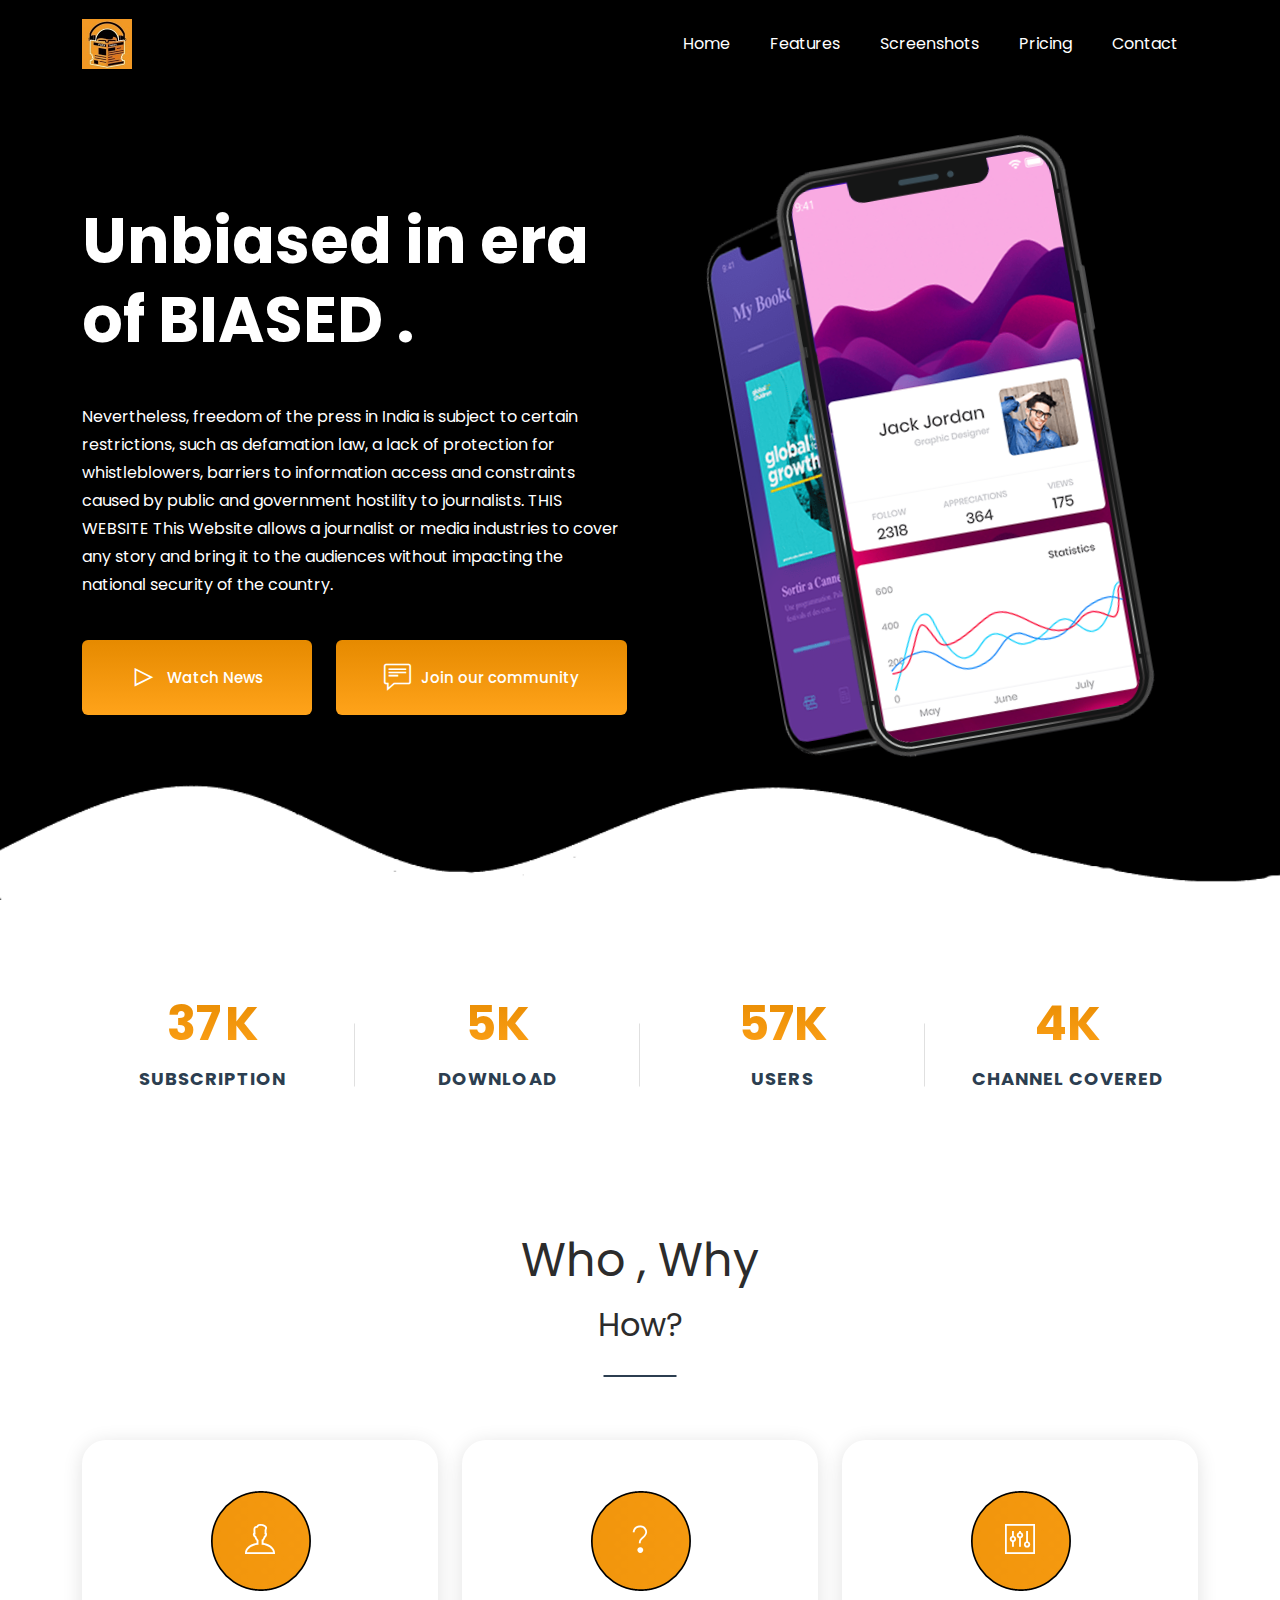
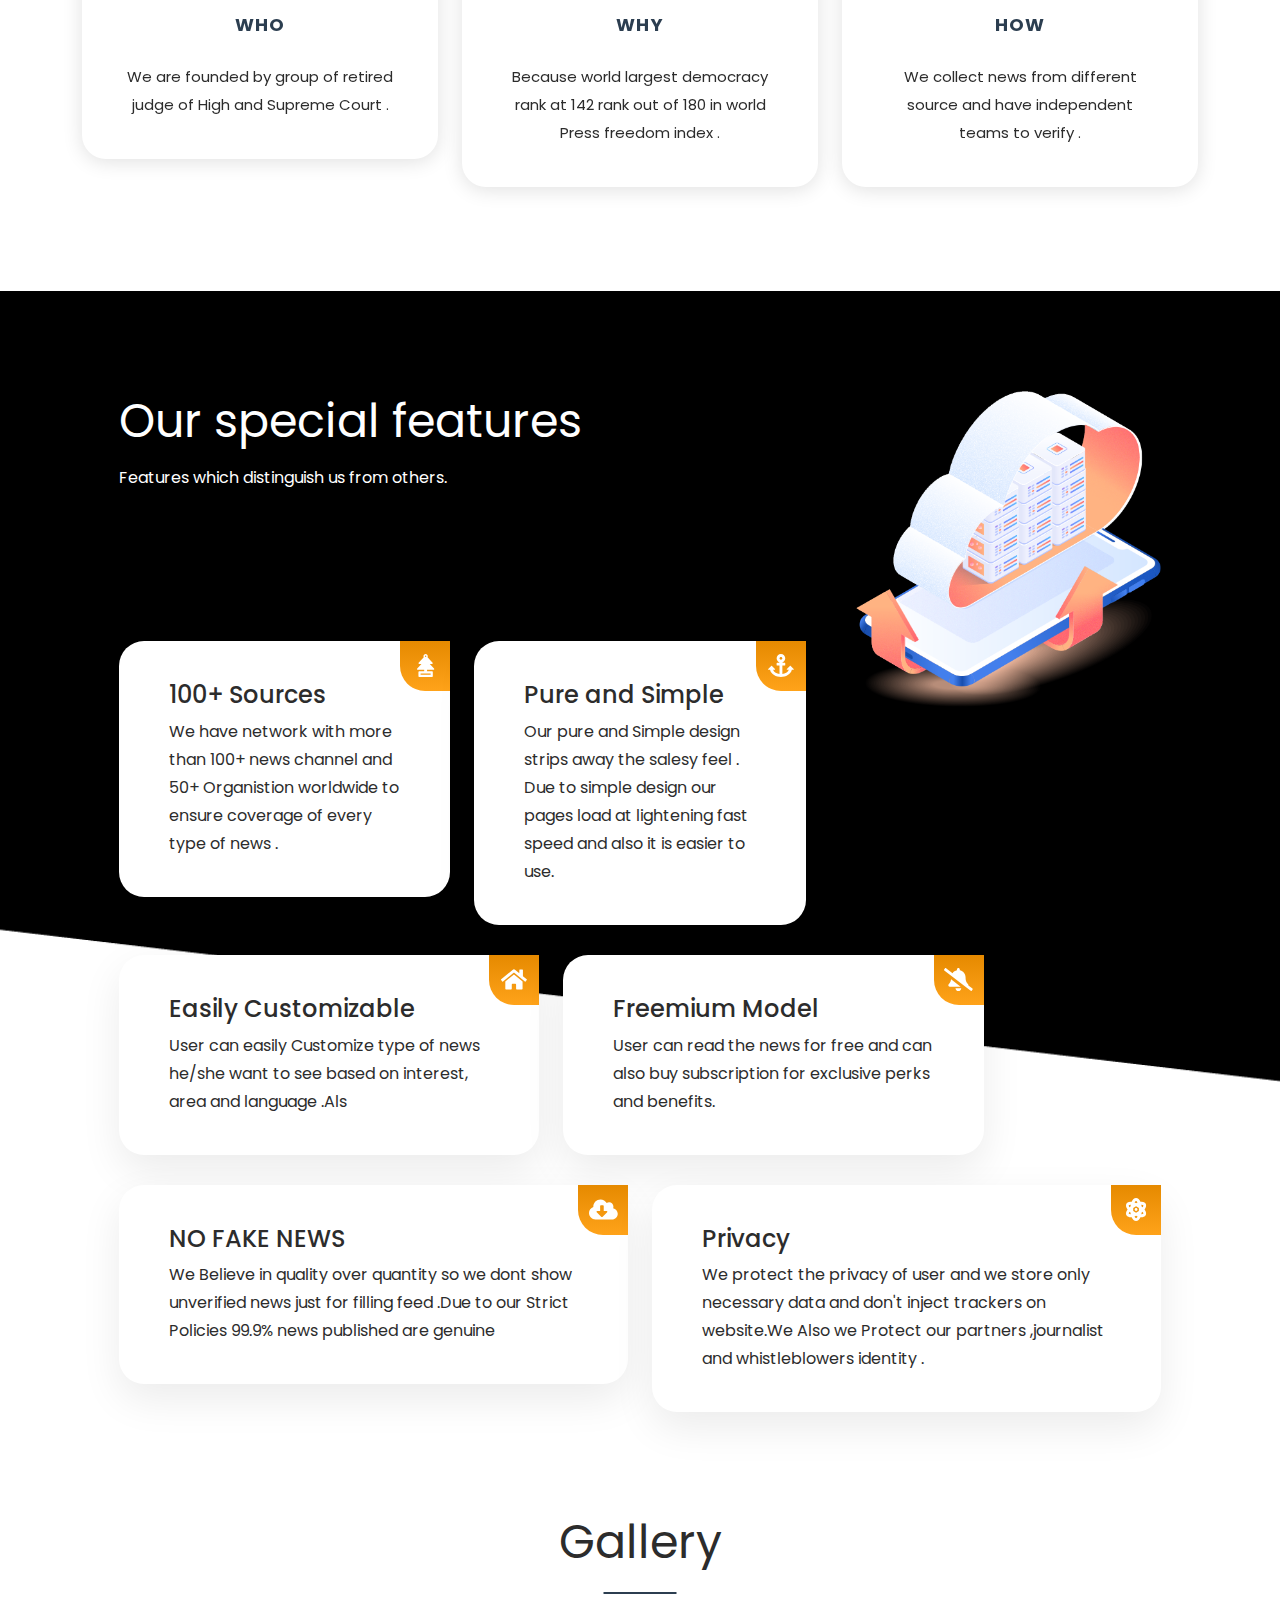
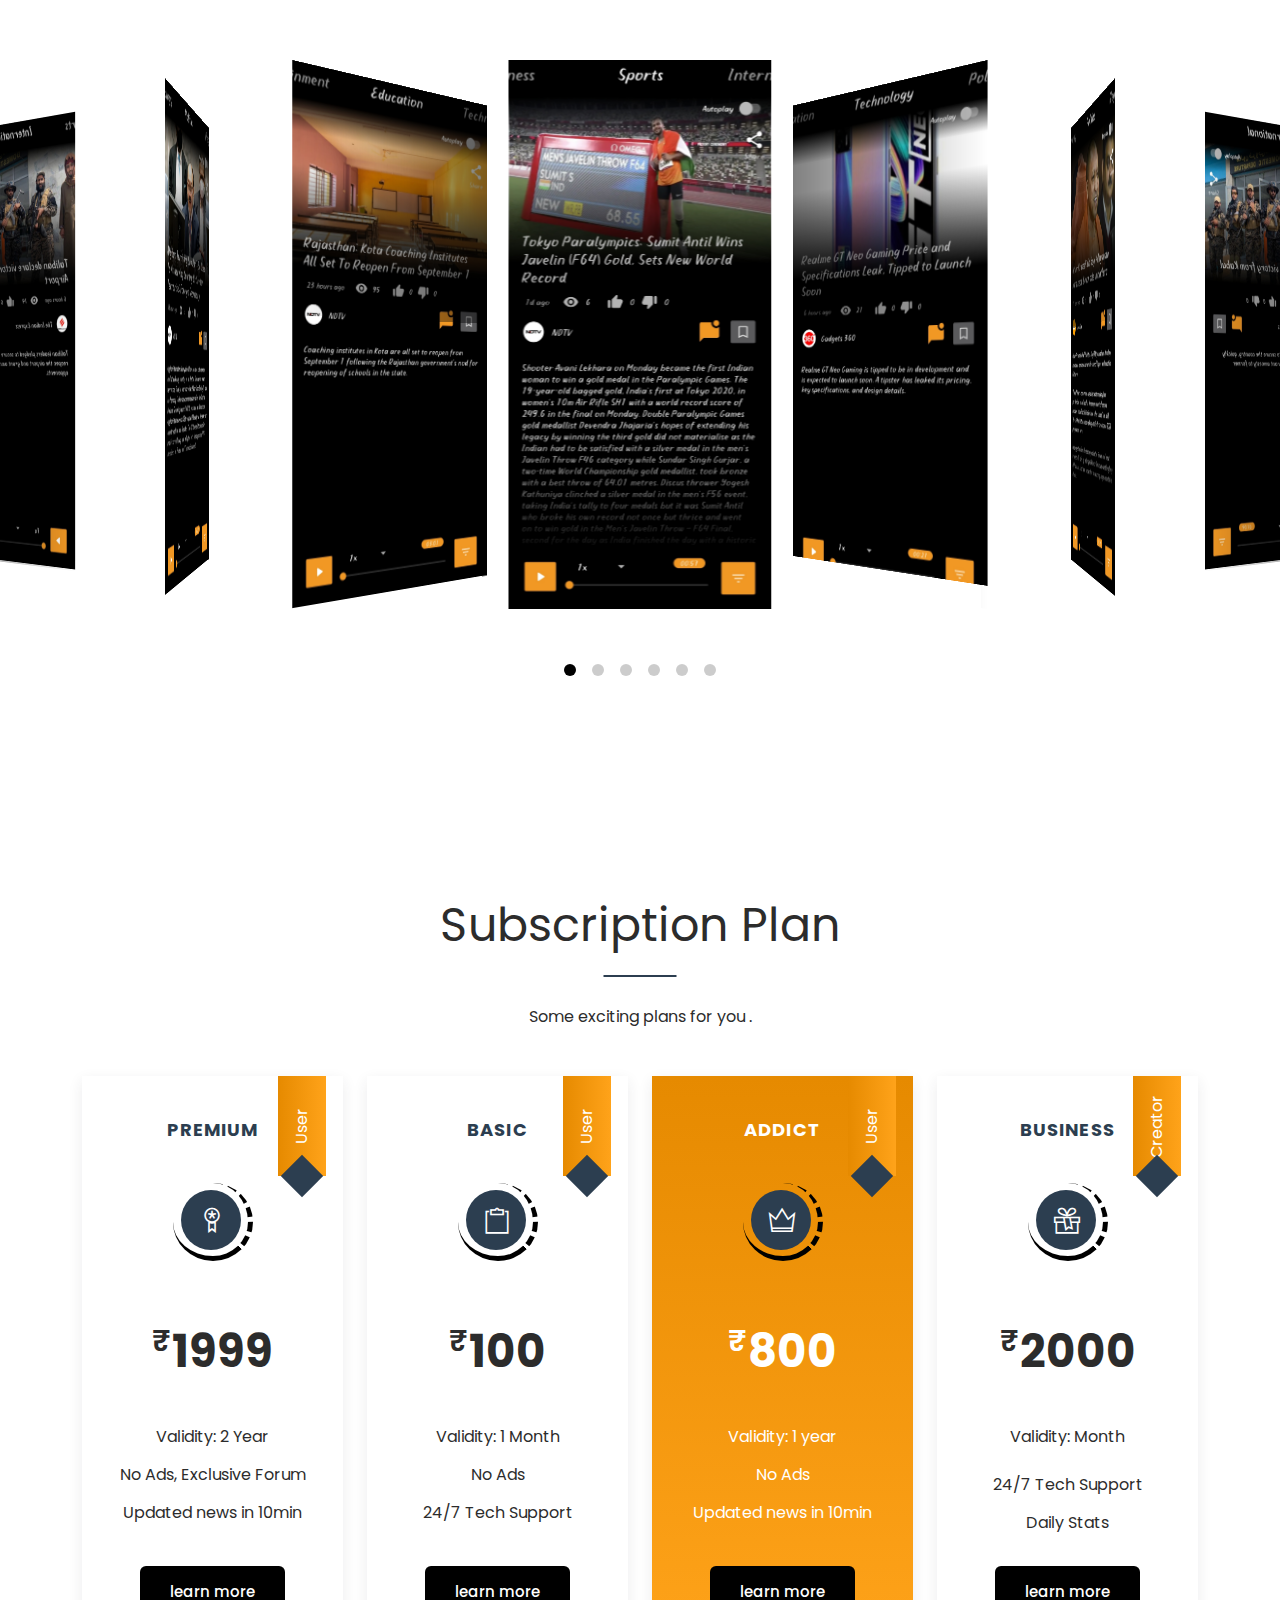
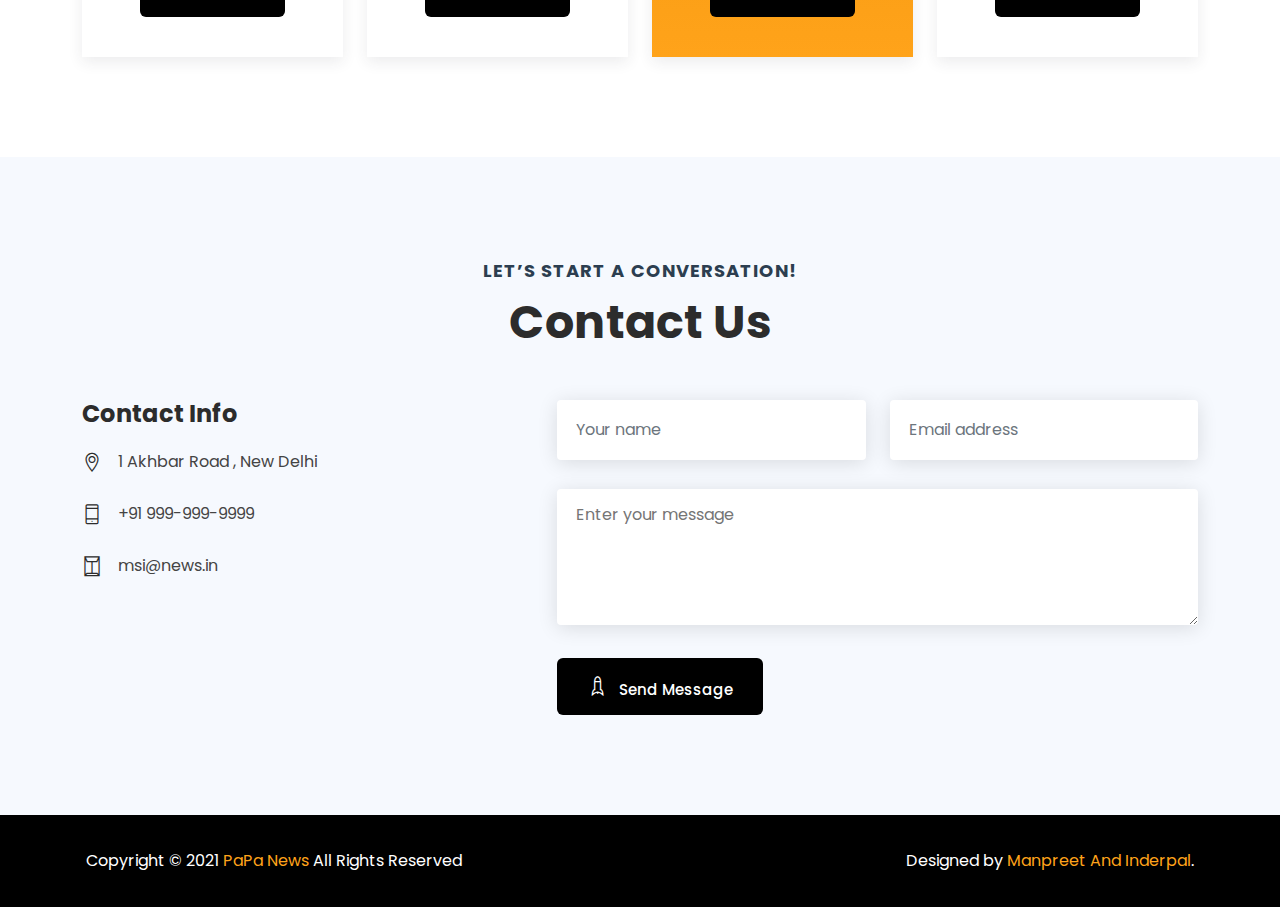
<file: index.html>
<!DOCTYPE html>
<html>

<head>
    <title>PaPa News</title>
    <meta charset="UTF-8">
    <meta name="description" content="">
    <meta http-equiv="X-UA-Compatible" content="IE=edge">
    <meta name="viewport" content="width=device-width, initial-scale=1, shrink-to-fit=no">

    <!-- Favicon  -->
    <link rel="icon" href="assets/images/logo/newsicon.png">

    <!-- Themify Icons -->
    <link rel="stylesheet" href="assets/css/themify-icons.css">

    <!-- ***** All CSS Files ***** -->
    <link rel="stylesheet" href="assets/css/swiper.min.css">

    <!-- Bootstrap 5 CSS -->
    <link rel="stylesheet" href="assets/css/bootstrap.min.css">

    <!-- Style css -->
    <link rel="stylesheet" href="assets/css/style.css">

    <!-- Responsive 5 css -->
    <link rel="stylesheet" href="assets/css/responsive.css">

</head>

<body data-bs-spy="scroll" data-bs-target="#navbarText" data-bs-offset="0" class="navbar-nav" tabindex="0">
    

    <!-- ============================
         Header Section
    =================================  -->
    <header>
        <nav class="navbar navbar-expand-lg navbar-sticky">
            <div class="container">
                <a class="navbar-brand " href="#">
                    <img src="./assets/images/logo/5.jpg" class="img-fluid  navbar-brand-regular">
                    <img src="./assets/images/logo/5.jpg" class="img-fluid  navbar-brand-sticky">
                </a>
                <button class="navbar-toggler" type="button" data-bs-toggle="collapse" data-bs-target="#navbarText"
                    aria-controls="navbarText" aria-expanded="false" aria-label="Toggle navigation">
                    <span class="ti-align-justify navbar-toggler-icon"></span>
                </button>
                <div class="collapse navbar-collapse" id="navbarText">
                    <ul class="navbar-nav ms-auto mb-2 mb-lg-0">
                        <li class="nav-item">
                            <a class="nav-link scroll active" aria-current="page" href="#home">Home</a>
                        </li>
                        <li class="nav-item">
                            <a class="nav-link scroll" href="#features">Features</a>
                        </li>
                        <li class="nav-item">
                            <a class="nav-link scroll" href="#app-screenshots">Screenshots</a>
                        </li>
                        <li class="nav-item">
                            <a class="nav-link scroll" href="#pricing">Pricing</a>
                        </li>
                        <li class="nav-item">
                            <a class="nav-link scroll" href="#contact">Contact</a>
                        </li>
                    </ul>
                </div>
            </div>
        </nav>
    </header>

    <!-- ============================
         Start Home
    =================================  -->
    <section id="home">
        <div class="container">
            <div class="row align-items-center">
                <div class="col-sm-12 col-lg-6">
                    <div class="home_text">
                        <h2>Unbiased in era of<span class="text-uppercase"> Biased .</span></h2>
                        <p>Nevertheless, freedom of the press in India is subject to certain restrictions, such as
                            defamation law, a lack of protection for whistleblowers, barriers to information access and
                            constraints caused by public and government hostility to journalists. <span
                                class="text-uppercase"> This Website </span>This Website allows a journalist or media
                            industries to cover any story and bring it to the audiences without impacting the national
                            security of the country. </p>

                        <!-- home-donwload-btn -->
                        <div class="home-download-btn">
                            <a href="./Api/index.html" class="btn btn-bordered mt-4"><span
                                    class="ti-control-play"></span>Watch
                                News</a>
                            <a href="./forum/index.html" class="btn btn-bordered mt-4"><span
                                    class="ti-comment-alt"></span>Join our community</a>
                        </div>

                    </div>
                </div>
                <div class="col-sm-12 col-lg-6">
                    <div class="home-image">
                        <img src="assets/images/m.png " class="img-fluid">
                    </div>
                </div>
            </div>
        </div>
    </section>

    <!-- ============================
         Counter Area Start
    =================================  -->
    <section class="section counter_area">
        <div class="container">
            <div class="row justify-content-center">
                <!-- single-counter -->
                <div class="col-6 col-sm-3 single_counter text-center">
                    <div class="counter_inner p-3 p-md-0">
                        <!-- Counter Item -->
                        <div class="counter_item d-inline-block mb-3">
                            <span id="count1" class="counter fw-bold">10</span>
                            <span class="fw-bold">K</span>
                        </div>
                        <h5>Subscription</h5>
                    </div>
                </div>
                <!-- single-counter -->
                <div class="col-6 col-sm-3 single_counter text-center">
                    <div class="counter_inner p-3 p-md-0">
                        <!-- Counter Item -->
                        <div class="counter_item d-inline-block mb-3">
                            <span id="count2" class="counter fw-bold">23</span><span class="fw-bold">K</span>
                        </div>
                        <h5>Download</h5>
                    </div>
                </div>
                <!-- single-counter -->
                <div class="col-6 col-sm-3 single_counter text-center">
                    <div class="counter_inner p-3 p-md-0">
                        <!-- Counter Item -->
                        <div class="counter_item d-inline-block mb-3">
                            <span id="count3" class="counter fw-bold">9</span><span class="fw-bold">K</span>
                        </div>
                        <h5>Users</h5>
                    </div>
                </div>
                <!-- single-counter -->
                <div class="col-6 col-sm-3 single_counter text-center">
                    <div class="counter_inner p-3 p-md-0">
                        <!-- Counter Item -->
                        <div class="counter_item d-inline-block mb-3">
                            <span id="count4" class="counter fw-bold">12</span><span class="fw-bold">K</span>
                        </div>
                        <h5>Channel Covered</h5>
                    </div>
                </div>
            </div>
        </div>
    </section>

    <!-- ============================
         Promo Section Start
    =================================  -->
    <section class="promo_section">
        <div class="container">
            <div class="row justify-content-center">
                <div class="col-lg-7 col-md-8">
                    <!-- section heading -->
                    <div class="section_heading text-center">
                        <h2>Who , Why <br><span>How?</span></h2>
                        <p>

                        </p>
                    </div>
                </div>
            </div>
            <div class="row mobile_px_20">
                <!-- single-promo -->
                <div class="col-md-6 col-lg-4">
                    <div class="single_promo_hover single_promo_1 text-center">
                        <div class="circle-icon">
                            <span class="ti-user text-white"></span>
                        </div>
                        <h5>Who</h5>
                        <p>We are founded by group of retired judge of High and Supreme Court .</p>
                    </div>
                </div>
                <!-- single-promo -->
                <div class="col-md-6 col-lg-4">
                    <div class="single_promo_hover single_promo_1 text-center">
                        <div class="circle-icon">
                            <span class="ti-help text-white"></span>
                        </div>
                        <h5>Why</h5>
                        <p>Because world largest democracy rank at 142 rank out of 180 in world Press freedom index .
                        </p>
                    </div>
                </div>
                <!-- single-promo -->
                <div class="col-md-6 col-lg-4">
                    <div class="single_promo_hover single_promo_1 text-center">
                        <div class="circle-icon">
                            <span class="ti-panel text-white"></span>
                        </div>
                        <h5>How</h5>
                        <p>We collect news from different source and have independent teams to verify .</p>
                    </div>
                </div>
            </div>
        </div>
    </section>

    <!-- ============================
         Features Section Start
    =================================  -->
    <section id="features">
        <!-- title -->
        <div class="title">
            <div class="container-fluid">
                <div class="row">
                    <div class="col-md-5 offset-md-1">
                        <!-- features-middle -->
                        <div class="features_middle">
                            <h2>Our special features</h2>
                            <!-- sub-title -->
                            <p>Features which distinguish us from others. </p>
                        </div>
                    </div>
                    <div class="col-md-5">
                        <!-- feature-img -->
                        <div class="feature_img">
                            <img src="assets/images/service-1.png" alt="">
                        </div>
                    </div>
                </div>
            </div>
        </div>
        <div class="container-fluid margin_top_up ipad_px_30">
            <div class="row">
                <div class="col-sm-12 col-lg-10 offset-lg-1">
                    <div class="row">
                        <!-- single-feature -->
                        <div class="col-sm-6 col-lg-4">
                            <div class="single_feature">
                                <h4>100+ Sources</h4>
                                <p>We have network with more than 100+ news channel and 50+ Organistion worldwide to
                                    ensure coverage of every type of news .</p>
                                <!-- feature-icon -->
                                <div class="feature_icon">
                                    <svg class="svg-inline--fa fa-air-freshener fa-w-12" aria-hidden="true"
                                        focusable="false" data-prefix="fas" data-icon="air-freshener" role="img"
                                        xmlns="http://www.w3.org/2000/svg" viewBox="0 0 384 512" data-fa-i2svg="">
                                        <path fill="currentColor"
                                            d="M378.94 321.41L284.7 224h49.22c15.3 0 23.66-16.6 13.86-27.53L234.45 69.96c3.43-6.61 5.55-14 5.55-21.96 0-26.51-21.49-48-48-48s-48 21.49-48 48c0 7.96 2.12 15.35 5.55 21.96L36.22 196.47C26.42 207.4 34.78 224 50.08 224H99.3L5.06 321.41C-6.69 333.56 3.34 352 21.7 352H160v32H48c-8.84 0-16 7.16-16 16v96c0 8.84 7.16 16 16 16h288c8.84 0 16-7.16 16-16v-96c0-8.84-7.16-16-16-16H224v-32h138.3c18.36 0 28.39-18.44 16.64-30.59zM192 31.98c8.85 0 16.02 7.17 16.02 16.02 0 8.84-7.17 16.02-16.02 16.02S175.98 56.84 175.98 48c0-8.85 7.17-16.02 16.02-16.02zM304 432v32H80v-32h224z">
                                        </path>
                                    </svg><!-- <i class="fas fa-air-freshener"></i> -->
                                </div>
                            </div>
                        </div>
                        <!-- single-feature -->
                        <div class="col-sm-6 col-lg-4">
                            <div class="single_feature">
                                <h4>Pure and Simple</h4>
                                <p>Our pure and Simple design strips away the salesy feel . Due to simple design our
                                    pages load at lightening fast speed and also it is easier to use. </p>
                                <!-- feature-icon -->
                                <div class="feature_icon">
                                    <svg class="svg-inline--fa fa-anchor fa-w-18" aria-hidden="true" focusable="false"
                                        data-prefix="fas" data-icon="anchor" role="img"
                                        xmlns="http://www.w3.org/2000/svg" viewBox="0 0 576 512" data-fa-i2svg="">
                                        <path fill="currentColor"
                                            d="M12.971 352h32.394C67.172 454.735 181.944 512 288 512c106.229 0 220.853-57.38 242.635-160h32.394c10.691 0 16.045-12.926 8.485-20.485l-67.029-67.029c-4.686-4.686-12.284-4.686-16.971 0l-67.029 67.029c-7.56 7.56-2.206 20.485 8.485 20.485h35.146c-20.29 54.317-84.963 86.588-144.117 94.015V256h52c6.627 0 12-5.373 12-12v-40c0-6.627-5.373-12-12-12h-52v-5.47c37.281-13.178 63.995-48.725 64-90.518C384.005 43.772 341.605.738 289.37.01 235.723-.739 192 42.525 192 96c0 41.798 26.716 77.35 64 90.53V192h-52c-6.627 0-12 5.373-12 12v40c0 6.627 5.373 12 12 12h52v190.015c-58.936-7.399-123.82-39.679-144.117-94.015h35.146c10.691 0 16.045-12.926 8.485-20.485l-67.029-67.029c-4.686-4.686-12.284-4.686-16.971 0L4.485 331.515C-3.074 339.074 2.28 352 12.971 352zM288 64c17.645 0 32 14.355 32 32s-14.355 32-32 32-32-14.355-32-32 14.355-32 32-32z">
                                        </path>
                                    </svg><!-- <i class="fas fa-anchor"></i> -->
                                </div>
                            </div>
                        </div>
                        <!-- single-feature -->
                        <div class="col-sm-6 col-lg-5">
                            <div class="single_feature">
                                <h4>Easily Customizable</h4>
                                <p>User can easily Customize type of news he/she want to see based on interest, area and
                                    language .Als</p>
                                <!-- feature-icon -->
                                <div class="feature_icon">
                                    <svg class="svg-inline--fa fa-home fa-w-18" aria-hidden="true" focusable="false"
                                        data-prefix="fa" data-icon="home" role="img" xmlns="http://www.w3.org/2000/svg"
                                        viewBox="0 0 576 512" data-fa-i2svg="">
                                        <path fill="currentColor"
                                            d="M280.37 148.26L96 300.11V464a16 16 0 0 0 16 16l112.06-.29a16 16 0 0 0 15.92-16V368a16 16 0 0 1 16-16h64a16 16 0 0 1 16 16v95.64a16 16 0 0 0 16 16.05L464 480a16 16 0 0 0 16-16V300L295.67 148.26a12.19 12.19 0 0 0-15.3 0zM571.6 251.47L488 182.56V44.05a12 12 0 0 0-12-12h-56a12 12 0 0 0-12 12v72.61L318.47 43a48 48 0 0 0-61 0L4.34 251.47a12 12 0 0 0-1.6 16.9l25.5 31A12 12 0 0 0 45.15 301l235.22-193.74a12.19 12.19 0 0 1 15.3 0L530.9 301a12 12 0 0 0 16.9-1.6l25.5-31a12 12 0 0 0-1.7-16.93z">
                                        </path>
                                    </svg><!-- <i class="fa fa-home"></i> -->
                                </div>
                            </div>
                        </div>
                        <!-- single-feature -->
                        <div class="col-sm-6 col-lg-5">
                            <div class="single_feature">
                                <h4>Freemium Model</h4>
                                <p>User can read the news for free and can also buy subscription for exclusive perks and
                                    benefits. </p>
                                <!-- feature-icon -->
                            <!-- for icon -->
                                <div class="feature_icon">
                                    <svg class="svg-inline--fa fa-bell-slash fa-w-20" aria-hidden="true"
                                        focusable="false" data-prefix="fa" data-icon="bell-slash" role="img"
                                        xmlns="http://www.w3.org/2000/svg" viewBox="0 0 640 512" data-fa-i2svg="">
                                        <path fill="currentColor"
                                            d="M633.82 458.1l-90.62-70.05c.19-1.38.8-2.66.8-4.06.05-7.55-2.61-15.27-8.61-21.71-19.32-20.76-55.47-51.99-55.47-154.29 0-77.7-54.48-139.9-127.94-155.16V32c0-17.67-14.32-32-31.98-32s-31.98 14.33-31.98 32v20.84c-40.33 8.38-74.66 31.07-97.59 62.57L45.47 3.37C38.49-2.05 28.43-.8 23.01 6.18L3.37 31.45C-2.05 38.42-.8 48.47 6.18 53.9l588.35 454.73c6.98 5.43 17.03 4.17 22.46-2.81l19.64-25.27c5.42-6.97 4.17-17.02-2.81-22.45zM157.23 251.54c-8.61 67.96-36.41 93.33-52.62 110.75-6 6.45-8.66 14.16-8.61 21.71.11 16.4 12.98 32 32.1 32h241.92L157.23 251.54zM320 512c35.32 0 63.97-28.65 63.97-64H256.03c0 35.35 28.65 64 63.97 64z">
                                        </path>
                                    </svg><!-- <i class="fa fa-bell-slash"></i> -->
                                </div>
                            </div>
                        </div>
                        <!-- single-feature -->
                        <div class="col-sm-6 col-lg-6">
                            <div class="single_feature">
                                <h4>NO FAKE NEWS</h4>
                                <p>We Believe in quality over quantity so we dont show unverified news just for filling
                                    feed .Due to our Strict Policies 99.9% news published are genuine</p>
                                <!-- feature-icon -->
                                <div class="feature_icon">
                                    <svg class="svg-inline--fa fa-cloud-download-alt fa-w-20" aria-hidden="true"
                                        focusable="false" data-prefix="fa" data-icon="cloud-download-alt" role="img"
                                        xmlns="http://www.w3.org/2000/svg" viewBox="0 0 640 512" data-fa-i2svg="">
                                        <path fill="currentColor"
                                            d="M537.6 226.6c4.1-10.7 6.4-22.4 6.4-34.6 0-53-43-96-96-96-19.7 0-38.1 6-53.3 16.2C367 64.2 315.3 32 256 32c-88.4 0-160 71.6-160 160 0 2.7.1 5.4.2 8.1C40.2 219.8 0 273.2 0 336c0 79.5 64.5 144 144 144h368c70.7 0 128-57.3 128-128 0-61.9-44-113.6-102.4-125.4zm-132.9 88.7L299.3 420.7c-6.2 6.2-16.4 6.2-22.6 0L171.3 315.3c-10.1-10.1-2.9-27.3 11.3-27.3H248V176c0-8.8 7.2-16 16-16h48c8.8 0 16 7.2 16 16v112h65.4c14.2 0 21.4 17.2 11.3 27.3z">
                                        </path>
                                    </svg><!-- <i class="fa fa-cloud-download-alt"></i> -->
                                </div>
                            </div>
                        </div>
                        <!-- single-feature -->
                        <div class="col-sm-6 col-lg-6">
                            <div class="single_feature">
                                <h4>Privacy</h4>
                                <p>We protect the privacy of user and we store only necessary data and don't inject
                                    trackers on website.We Also we Protect our partners ,journalist and whistleblowers
                                    identity .</p>
                                <!-- feature-icon -->
                                <div class="feature_icon">
                                    <svg class="svg-inline--fa fa-atom fa-w-14" aria-hidden="true" focusable="false"
                                        data-prefix="fas" data-icon="atom" role="img" xmlns="http://www.w3.org/2000/svg"
                                        viewBox="0 0 448 512" data-fa-i2svg="">
                                        <path fill="currentColor"
                                            d="M413.03 256c40.13-54.89 41.51-98.62 25.14-128-10.91-19.52-40.54-50.73-116.33-41.88C300.36 34.89 267.64 0 224 0s-76.36 34.89-97.84 86.12C50.43 77.34 20.73 108.48 9.83 128c-16.38 29.4-15 73.09 25.14 128-40.13 54.89-41.51 98.62-25.14 128 29.21 52.34 101.68 43.58 116.33 41.88C147.63 477.1 180.36 512 224 512s76.37-34.9 97.84-86.12c14.64 1.7 87.11 10.46 116.33-41.88 16.38-29.4 15-73.09-25.14-128zM63.38 352c-4.03-7.21-.19-24.8 14.95-48.29 6.96 6.53 14.2 12.89 21.87 19.18 1.71 13.71 4 27.08 6.76 40.08-24.56.89-39.89-4.37-43.58-10.97zm36.82-162.88c-7.66 6.29-14.9 12.65-21.87 19.18-15.13-23.5-18.97-41.09-14.95-48.3 3.41-6.14 16.39-11.47 37.92-11.47 1.71 0 3.87.3 5.69.37a472.191 472.191 0 0 0-6.79 40.22zM224 64c9.47 0 22.2 13.52 33.86 37.26-11.19 3.7-22.44 8-33.86 12.86-11.42-4.86-22.67-9.16-33.86-12.86C201.8 77.52 214.53 64 224 64zm0 384c-9.47 0-22.2-13.52-33.86-37.26 11.19-3.7 22.44-8 33.86-12.86 11.42 4.86 22.67 9.16 33.86 12.86C246.2 434.48 233.47 448 224 448zm62.5-157.33c-26.7 19.08-46.14 29.33-62.5 37.48-16.35-8.14-35.8-18.41-62.5-37.48-1.99-27.79-1.99-41.54 0-69.33 26.67-19.05 46.13-29.32 62.5-37.48 16.39 8.17 35.86 18.44 62.5 37.48 1.98 27.78 1.99 41.53 0 69.33zM384.62 352c-3.67 6.62-19 11.82-43.58 10.95 2.76-13 5.05-26.37 6.76-40.06 7.66-6.29 14.9-12.65 21.87-19.18 15.13 23.49 18.97 41.08 14.95 48.29zm-14.95-143.71c-6.96-6.53-14.2-12.89-21.87-19.18a473.535 473.535 0 0 0-6.79-40.22c1.82-.07 3.97-.37 5.69-.37 21.52 0 34.51 5.34 37.92 11.47 4.02 7.22.18 24.81-14.95 48.3zM224 224c-17.67 0-32 14.33-32 32s14.33 32 32 32 32-14.33 32-32-14.33-32-32-32z">
                                        </path>
                                    </svg><!-- <i class="fas fa-atom"></i> -->
                                </div>
                            </div>
                        </div>
                    </div>
                </div>
            </div>
        </div>
    </section>


    <!-- ============================
         app-screenshots Section Start
    =================================  -->
    <section id="app-screenshots" class="ptb_100">
        <div class="container">
            <div class="row justify-content-center">
                <div class="col-lg-6">
                    <!-- screenshots title -->
                    <div class="section_heading text-center mb-5">
                        <h2 class="section_title">Gallery</h2>
                        <!-- section sub title -->
                        <p class="section_sub_title">

                        </p>
                    </div>
                </div>
                <!--// .col //-->
            </div>
        </div>
        <div class="swiper-container app-screen">
            <div class="swiper-wrapper">
                <div class="swiper-slide">
                    <!-- single screenshot image -->
                    <div class="slider-image">
                        <img src="assets/images/screenshots/1.jpg" alt="slide 1">
                    </div>
                </div>
                <div class="swiper-slide">
                    <!-- single screenshot image -->
                    <div class="slider-image">
                        <img src="assets/images/screenshots/2.jpg" alt="slide 2">
                    </div>
                </div>
                <div class="swiper-slide">
                    <!-- single screenshot image -->
                    <div class="slider-image">
                        <img src="assets/images/screenshots/3.jpg" alt="slide 3">
                    </div>
                </div>
                <div class="swiper-slide">
                    <!-- single screenshot image -->
                    <div class="slider-image">
                        <img src="assets/images/screenshots/4.jpg" alt="slide 4">
                    </div>
                </div>
                <div class="swiper-slide">
                    <!-- single screenshot image -->
                    <div class="slider-image">
                        <img src="assets/images/screenshots/5.jpg" alt="slide 5">
                    </div>
                </div>

                <div class="swiper-slide">
                    <!-- single screenshot image -->
                    <div class="slider-image">
                        <img src="assets/images/screenshots/5.1.jpg" alt="slide 5">
                    </div>
                </div>
            </div>
            <div class="swiper-pagination"></div>
        </div>
    </section>

    <!-- ============================
         Pricing Section Start
    =================================  -->
    <section id="pricing" class="ptb_100">
        <div class="container">
            <div class="row">
                <div class="col-md-6 offset-md-3">
                    <!-- pricing title -->
                    <div class="section_heading text-center">
                        <h2>Subscription Plan</h2>
                        <p>Some exciting plans for you .</p>
                    </div>
                </div>
            </div>
            <div class="row mobile_px_20">
                <!-- single price -->
                <div class="col-md-6 col-lg-3">
                    <div class="single_price">
                        <!-- month -->
                        <div class="month">
                            User
                        </div>
                        <h5>premium</h5>
                        <div class="icon_pad">
                            <!-- icon-circle -->
                            <div class="icon_circle">
                                <span class="ti-medall"></span>
                            </div>
                        </div>
                        <!-- dolar -->
                        <div class="doler">
                            <h2>
                                <span class="doler-sine">₹</span>1999
                            </h2>
                        </div>
                        <!-- features list -->
                        <ul>
                            <br>
                            <li>Validity: 2 Year</li>
                            <li>No Ads, Exclusive Forum</li>
                            <li> Updated news in 10min</li>
                            <li></li>
                        </ul>
                        <!-- btn -->
                        <a href="#" class="btn btn-bordered mt-4" style="background: black;">learn more</a>
                    </div>
                </div>
                <!-- single price -->
                <div class="col-md-6 col-lg-3">
                    <div class="single_price">
                        <!-- month -->
                        <div class="month">
                            User
                        </div>
                        <h5>Basic</h5>
                        <div class="icon_pad">
                            <!-- icon circle -->
                            <div class="icon_circle">
                                <span class="ti-clipboard"></span>
                            </div>
                        </div>
                        <!-- dolar -->
                        <div class="doler">
                            <h2>
                                <span>₹</span>100
                            </h2>
                        </div>
                        <!-- features-list -->
                        <ul>
                            <br>
                            <li>Validity: 1 Month</li>
                            <li>No Ads</li>
                            <li>24/7 Tech Support</li>
                            <li></li>
                        </ul>
                        <!-- btn -->
                        <a href="#" class="btn btn-bordered mt-4" style="background: black;">learn more</a>
                    </div>
                </div>
                <!-- single-price -->
                <div class="col-md-6 col-lg-3">
                    <div class="single_price active_price">
                        <!-- month -->
                        <div class="month">
                            User
                        </div>
                        <h5>Addict</h5>
                        <div class="icon_pad">
                            <!-- icon-circle -->
                            <div class="icon_circle">
                                <span class="ti-crown"></span>
                            </div>
                        </div>
                        <!-- dolar -->
                        <div class="doler">
                            <h2>
                                <span>₹</span>800
                            </h2>
                        </div>
                        <!-- features-list -->
                        <ul>
                            <br>
                            <li>Validity: 1 year</li>
                            <li>No Ads</li>
                            <li> Updated news in 10min</li>
                            <li></li>
                        </ul>
                        <!-- btn -->
                        <a href="#" class="btn btn-bordered mt-4 three" style="background: black;">learn more</a>
                    </div>
                </div>
                <!-- single price -->
                <div class="col-md-6 col-lg-3">
                    <div class="single_price">
                        <!-- month -->
                        <div class="month">
                            Creator
                        </div>
                        <h5>Business</h5>
                        <div class="icon_pad">
                            <!-- icon-circle -->
                            <div class="icon_circle">
                                <span class="ti-gift"></span>
                            </div>
                        </div>
                        <!-- dolar -->
                        <div class="doler">
                            <h2>
                                <span>₹</span>2000
                            </h2>
                        </div>
                        <!-- featrues-list -->
                        <ul>
                            <br>
                            <li>Validity: Month</li>
                            <li></li>
                            <li>24/7 Tech Support</li>
                            <li>Daily Stats</li>
                        </ul>
                        <!-- btn -->
                        <a href="#" class="btn btn-bordered mt-4 " style="background: black;">learn more</a>
                    </div>
                </div>
            </div>
        </div>
    </section>

    <!-- ============================
         Contact Section Start
    =================================  -->
    <section id="contact">
        <div class="contact ptb_100">
            <div class="container">
                <div class="mb-5 text-center">
                    <h5>Let’s Start a Conversation!</h5>
                    <h2 class="fw-bold">Contact Us</h2>
                </div>
            </div>
            <div class="mobile_px_20">
                <div class="container">
                    <div class="row">
                        <div class="col-lg-5 col-md-5">
                            <h4 class="fw-bold">Contact Info</h4>
                            <ul class="info list-unstyled">
                                <li class="d-flex align-items-center">
                                    <span class="pe-3 ti-location-pin fs-5"></span>
                                    <p><a href="">1 Akhbar Road , New Delhi</a></p>
                                </li>
                                <li class="d-flex align-items-center">
                                    <span class="pe-3 ti-mobile fs-5"></span>
                                    <p><a href="">+91 999-999-9999</a></p>
                                </li>
                                <li class="d-flex align-items-center">
                                    <span class="pe-3 ti-envelope fs-5"></span>
                                    <p><a href="">msi@news.in</a></p>
                                </li>
                            </ul>
                        </div>
                        <div class="col-lg-7 col-md-7 pt-lg-0 pt-md-0 pt-4">
                            <form>
                                <div class="row">
                                    <div class="col-md-6">
                                        <div class="form-group">
                                            <input type="text" class="form-control" name="name" id="name"
                                                placeholder="Your name">
                                        </div>
                                    </div>
                                    <div class="col-md-6">
                                        <div class="form-group">
                                            <input type="email" class="form-control" name="email" id="email"
                                                placeholder="Email address">
                                        </div>
                                    </div>
                                    <div class="col-md-12">
                                        <div class="form-group">
                                            <textarea class="textarea" name="message" cols="30" rows="4" id="message"
                                                placeholder="Enter your message"></textarea>
                                        </div>
                                    </div>
                                    <div class="col-md-12">
                                        <button class="btn" style="background: black;"><span
                                                class="ti-rocket pe-2 fs-5"></span> Send
                                            Message</button>
                                    </div>

                                </div>
                            </form>
                        </div>
                    </div>
                </div>
            </div>
        </div>
    </section>


    <!-- ============================
         Footer Section Start
    =================================  -->
    <footer>
        <div class="p-3 copyright">
            <div class="container">
                <div class="row align-items-center">
                    <div class="col-12 col-lg-6 p-3 text-center text-lg-start mob-pb-0">
                        <p class="my-0">Copyright © 2021 <a href="#" style="color: rgba(255,163,26,1);">PaPa News</a> All Rights Reserved</p>
                    </div>
                    <div class="col-12 col-lg-6 p-3 text-center text-lg-end mob-pt-0">
                        <p>Designed by <a href="#" target=" _blank" style="color: rgba(255,163,26,1);">Manpreet And Inderpal</a>.</p>
                    </div>
                </div>
            </div>
        </div>
    </footer>

    <!-- ============================
         Scroll Top Icon
    =================================  -->
    <div id="scrollUp" title="Scroll To Top">
        <a href="#home"><span class="ti-arrow-up fs-4 text-white"></span></a>
    </div>


    <!-- Bootstrap 5 js -->
    <script src="assets/js/bootstrap.min.js"></script>

    <!-- swiper.js -->
    <script src="assets/js/swiper.min.js"></script>

    <!-- Main JS -->
    <script src="assets/js/main.js"></script>


</body>

</html>
</file>
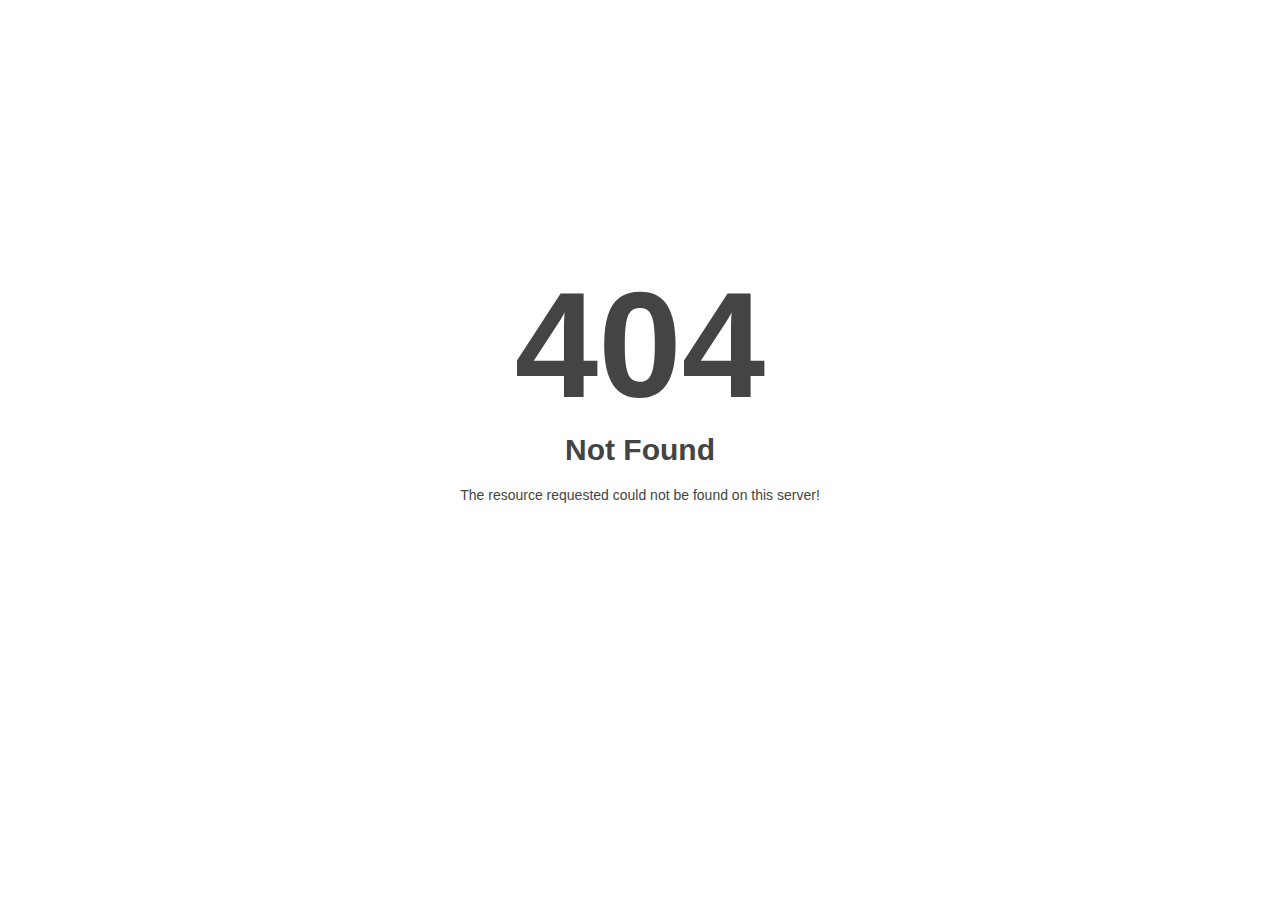
<file: assets - Copy/fonts/themify9f24-2.html>
<!DOCTYPE html>
<html style="height:100%">
<head>
<meta name="viewport" content="width=device-width, initial-scale=1, shrink-to-fit=no" />
<title> 404 Not Found
</title></head>
<body style="color: #444; margin:0;font: normal 14px/20px Arial, Helvetica, sans-serif; height:100%; background-color: #fff;">
<div style="height:auto; min-height:100%; ">     <div style="text-align: center; width:800px; margin-left: -400px; position:absolute; top: 30%; left:50%;">
        <h1 style="margin:0; font-size:150px; line-height:150px; font-weight:bold;">404</h1>
<h2 style="margin-top:20px;font-size: 30px;">Not Found
</h2>
<p>The resource requested could not be found on this server!</p>
</div></div></body></html>
</file>
<file: assets/css/themify-icons.css>
@font-face {
	font-family: 'themify';
	src:url('../fonts/themify9f24.html?-fvbane');
	src:url('../fonts/themifyd41d.html?#iefix-fvbane') format('embedded-opentype'),
		url('../fonts/themify9f24.woff?-fvbane') format('woff'),
		url('../fonts/themify9f24-2.html?-fvbane') format('truetype'),
		url('../fonts/themify9f24-3.html?-fvbane#themify') format('svg');
	font-weight: normal;
	font-style: normal;
}

[class^="ti-"], [class*=" ti-"] {
	font-family: 'themify';
	speak: none;
	font-style: normal;
	font-weight: normal;
	font-variant: normal;
	text-transform: none;
	line-height: 1;

	/* Better Font Rendering =========== */
	-webkit-font-smoothing: antialiased;
	-moz-osx-font-smoothing: grayscale;
}

.ti-wand:before {
	content: "\e600";
}
.ti-volume:before {
	content: "\e601";
}
.ti-user:before {
	content: "\e602";
}
.ti-unlock:before {
	content: "\e603";
}
.ti-unlink:before {
	content: "\e604";
}
.ti-trash:before {
	content: "\e605";
}
.ti-thought:before {
	content: "\e606";
}
.ti-target:before {
	content: "\e607";
}
.ti-tag:before {
	content: "\e608";
}
.ti-tablet:before {
	content: "\e609";
}
.ti-star:before {
	content: "\e60a";
}
.ti-spray:before {
	content: "\e60b";
}
.ti-signal:before {
	content: "\e60c";
}
.ti-shopping-cart:before {
	content: "\e60d";
}
.ti-shopping-cart-full:before {
	content: "\e60e";
}
.ti-settings:before {
	content: "\e60f";
}
.ti-search:before {
	content: "\e610";
}
.ti-zoom-in:before {
	content: "\e611";
}
.ti-zoom-out:before {
	content: "\e612";
}
.ti-cut:before {
	content: "\e613";
}
.ti-ruler:before {
	content: "\e614";
}
.ti-ruler-pencil:before {
	content: "\e615";
}
.ti-ruler-alt:before {
	content: "\e616";
}
.ti-bookmark:before {
	content: "\e617";
}
.ti-bookmark-alt:before {
	content: "\e618";
}
.ti-reload:before {
	content: "\e619";
}
.ti-plus:before {
	content: "\e61a";
}
.ti-pin:before {
	content: "\e61b";
}
.ti-pencil:before {
	content: "\e61c";
}
.ti-pencil-alt:before {
	content: "\e61d";
}
.ti-paint-roller:before {
	content: "\e61e";
}
.ti-paint-bucket:before {
	content: "\e61f";
}
.ti-na:before {
	content: "\e620";
}
.ti-mobile:before {
	content: "\e621";
}
.ti-minus:before {
	content: "\e622";
}
.ti-medall:before {
	content: "\e623";
}
.ti-medall-alt:before {
	content: "\e624";
}
.ti-marker:before {
	content: "\e625";
}
.ti-marker-alt:before {
	content: "\e626";
}
.ti-arrow-up:before {
	content: "\e627";
}
.ti-arrow-right:before {
	content: "\e628";
}
.ti-arrow-left:before {
	content: "\e629";
}
.ti-arrow-down:before {
	content: "\e62a";
}
.ti-lock:before {
	content: "\e62b";
}
.ti-location-arrow:before {
	content: "\e62c";
}
.ti-link:before {
	content: "\e62d";
}
.ti-layout:before {
	content: "\e62e";
}
.ti-layers:before {
	content: "\e62f";
}
.ti-layers-alt:before {
	content: "\e630";
}
.ti-key:before {
	content: "\e631";
}
.ti-import:before {
	content: "\e632";
}
.ti-image:before {
	content: "\e633";
}
.ti-heart:before {
	content: "\e634";
}
.ti-heart-broken:before {
	content: "\e635";
}
.ti-hand-stop:before {
	content: "\e636";
}
.ti-hand-open:before {
	content: "\e637";
}
.ti-hand-drag:before {
	content: "\e638";
}
.ti-folder:before {
	content: "\e639";
}
.ti-flag:before {
	content: "\e63a";
}
.ti-flag-alt:before {
	content: "\e63b";
}
.ti-flag-alt-2:before {
	content: "\e63c";
}
.ti-eye:before {
	content: "\e63d";
}
.ti-export:before {
	content: "\e63e";
}
.ti-exchange-vertical:before {
	content: "\e63f";
}
.ti-desktop:before {
	content: "\e640";
}
.ti-cup:before {
	content: "\e641";
}
.ti-crown:before {
	content: "\e642";
}
.ti-comments:before {
	content: "\e643";
}
.ti-comment:before {
	content: "\e644";
}
.ti-comment-alt:before {
	content: "\e645";
}
.ti-close:before {
	content: "\e646";
}
.ti-clip:before {
	content: "\e647";
}
.ti-angle-up:before {
	content: "\e648";
}
.ti-angle-right:before {
	content: "\e649";
}
.ti-angle-left:before {
	content: "\e64a";
}
.ti-angle-down:before {
	content: "\e64b";
}
.ti-check:before {
	content: "\e64c";
}
.ti-check-box:before {
	content: "\e64d";
}
.ti-camera:before {
	content: "\e64e";
}
.ti-announcement:before {
	content: "\e64f";
}
.ti-brush:before {
	content: "\e650";
}
.ti-briefcase:before {
	content: "\e651";
}
.ti-bolt:before {
	content: "\e652";
}
.ti-bolt-alt:before {
	content: "\e653";
}
.ti-blackboard:before {
	content: "\e654";
}
.ti-bag:before {
	content: "\e655";
}
.ti-move:before {
	content: "\e656";
}
.ti-arrows-vertical:before {
	content: "\e657";
}
.ti-arrows-horizontal:before {
	content: "\e658";
}
.ti-fullscreen:before {
	content: "\e659";
}
.ti-arrow-top-right:before {
	content: "\e65a";
}
.ti-arrow-top-left:before {
	content: "\e65b";
}
.ti-arrow-circle-up:before {
	content: "\e65c";
}
.ti-arrow-circle-right:before {
	content: "\e65d";
}
.ti-arrow-circle-left:before {
	content: "\e65e";
}
.ti-arrow-circle-down:before {
	content: "\e65f";
}
.ti-angle-double-up:before {
	content: "\e660";
}
.ti-angle-double-right:before {
	content: "\e661";
}
.ti-angle-double-left:before {
	content: "\e662";
}
.ti-angle-double-down:before {
	content: "\e663";
}
.ti-zip:before {
	content: "\e664";
}
.ti-world:before {
	content: "\e665";
}
.ti-wheelchair:before {
	content: "\e666";
}
.ti-view-list:before {
	content: "\e667";
}
.ti-view-list-alt:before {
	content: "\e668";
}
.ti-view-grid:before {
	content: "\e669";
}
.ti-uppercase:before {
	content: "\e66a";
}
.ti-upload:before {
	content: "\e66b";
}
.ti-underline:before {
	content: "\e66c";
}
.ti-truck:before {
	content: "\e66d";
}
.ti-timer:before {
	content: "\e66e";
}
.ti-ticket:before {
	content: "\e66f";
}
.ti-thumb-up:before {
	content: "\e670";
}
.ti-thumb-down:before {
	content: "\e671";
}
.ti-text:before {
	content: "\e672";
}
.ti-stats-up:before {
	content: "\e673";
}
.ti-stats-down:before {
	content: "\e674";
}
.ti-split-v:before {
	content: "\e675";
}
.ti-split-h:before {
	content: "\e676";
}
.ti-smallcap:before {
	content: "\e677";
}
.ti-shine:before {
	content: "\e678";
}
.ti-shift-right:before {
	content: "\e679";
}
.ti-shift-left:before {
	content: "\e67a";
}
.ti-shield:before {
	content: "\e67b";
}
.ti-notepad:before {
	content: "\e67c";
}
.ti-server:before {
	content: "\e67d";
}
.ti-quote-right:before {
	content: "\e67e";
}
.ti-quote-left:before {
	content: "\e67f";
}
.ti-pulse:before {
	content: "\e680";
}
.ti-printer:before {
	content: "\e681";
}
.ti-power-off:before {
	content: "\e682";
}
.ti-plug:before {
	content: "\e683";
}
.ti-pie-chart:before {
	content: "\e684";
}
.ti-paragraph:before {
	content: "\e685";
}
.ti-panel:before {
	content: "\e686";
}
.ti-package:before {
	content: "\e687";
}
.ti-music:before {
	content: "\e688";
}
.ti-music-alt:before {
	content: "\e689";
}
.ti-mouse:before {
	content: "\e68a";
}
.ti-mouse-alt:before {
	content: "\e68b";
}
.ti-money:before {
	content: "\e68c";
}
.ti-microphone:before {
	content: "\e68d";
}
.ti-menu:before {
	content: "\e68e";
}
.ti-menu-alt:before {
	content: "\e68f";
}
.ti-map:before {
	content: "\e690";
}
.ti-map-alt:before {
	content: "\e691";
}
.ti-loop:before {
	content: "\e692";
}
.ti-location-pin:before {
	content: "\e693";
}
.ti-list:before {
	content: "\e694";
}
.ti-light-bulb:before {
	content: "\e695";
}
.ti-Italic:before {
	content: "\e696";
}
.ti-info:before {
	content: "\e697";
}
.ti-infinite:before {
	content: "\e698";
}
.ti-id-badge:before {
	content: "\e699";
}
.ti-hummer:before {
	content: "\e69a";
}
.ti-home:before {
	content: "\e69b";
}
.ti-help:before {
	content: "\e69c";
}
.ti-headphone:before {
	content: "\e69d";
}
.ti-harddrives:before {
	content: "\e69e";
}
.ti-harddrive:before {
	content: "\e69f";
}
.ti-gift:before {
	content: "\e6a0";
}
.ti-game:before {
	content: "\e6a1";
}
.ti-filter:before {
	content: "\e6a2";
}
.ti-files:before {
	content: "\e6a3";
}
.ti-file:before {
	content: "\e6a4";
}
.ti-eraser:before {
	content: "\e6a5";
}
.ti-envelope:before {
	content: "\e6a6";
}
.ti-download:before {
	content: "\e6a7";
}
.ti-direction:before {
	content: "\e6a8";
}
.ti-direction-alt:before {
	content: "\e6a9";
}
.ti-dashboard:before {
	content: "\e6aa";
}
.ti-control-stop:before {
	content: "\e6ab";
}
.ti-control-shuffle:before {
	content: "\e6ac";
}
.ti-control-play:before {
	content: "\e6ad";
}
.ti-control-pause:before {
	content: "\e6ae";
}
.ti-control-forward:before {
	content: "\e6af";
}
.ti-control-backward:before {
	content: "\e6b0";
}
.ti-cloud:before {
	content: "\e6b1";
}
.ti-cloud-up:before {
	content: "\e6b2";
}
.ti-cloud-down:before {
	content: "\e6b3";
}
.ti-clipboard:before {
	content: "\e6b4";
}
.ti-car:before {
	content: "\e6b5";
}
.ti-calendar:before {
	content: "\e6b6";
}
.ti-book:before {
	content: "\e6b7";
}
.ti-bell:before {
	content: "\e6b8";
}
.ti-basketball:before {
	content: "\e6b9";
}
.ti-bar-chart:before {
	content: "\e6ba";
}
.ti-bar-chart-alt:before {
	content: "\e6bb";
}
.ti-back-right:before {
	content: "\e6bc";
}
.ti-back-left:before {
	content: "\e6bd";
}
.ti-arrows-corner:before {
	content: "\e6be";
}
.ti-archive:before {
	content: "\e6bf";
}
.ti-anchor:before {
	content: "\e6c0";
}
.ti-align-right:before {
	content: "\e6c1";
}
.ti-align-left:before {
	content: "\e6c2";
}
.ti-align-justify:before {
	content: "\e6c3";
}
.ti-align-center:before {
	content: "\e6c4";
}
.ti-alert:before {
	content: "\e6c5";
}
.ti-alarm-clock:before {
	content: "\e6c6";
}
.ti-agenda:before {
	content: "\e6c7";
}
.ti-write:before {
	content: "\e6c8";
}
.ti-window:before {
	content: "\e6c9";
}
.ti-widgetized:before {
	content: "\e6ca";
}
.ti-widget:before {
	content: "\e6cb";
}
.ti-widget-alt:before {
	content: "\e6cc";
}
.ti-wallet:before {
	content: "\e6cd";
}
.ti-video-clapper:before {
	content: "\e6ce";
}
.ti-video-camera:before {
	content: "\e6cf";
}
.ti-vector:before {
	content: "\e6d0";
}
.ti-themify-logo:before {
	content: "\e6d1";
}
.ti-themify-favicon:before {
	content: "\e6d2";
}
.ti-themify-favicon-alt:before {
	content: "\e6d3";
}
.ti-support:before {
	content: "\e6d4";
}
.ti-stamp:before {
	content: "\e6d5";
}
.ti-split-v-alt:before {
	content: "\e6d6";
}
.ti-slice:before {
	content: "\e6d7";
}
.ti-shortcode:before {
	content: "\e6d8";
}
.ti-shift-right-alt:before {
	content: "\e6d9";
}
.ti-shift-left-alt:before {
	content: "\e6da";
}
.ti-ruler-alt-2:before {
	content: "\e6db";
}
.ti-receipt:before {
	content: "\e6dc";
}
.ti-pin2:before {
	content: "\e6dd";
}
.ti-pin-alt:before {
	content: "\e6de";
}
.ti-pencil-alt2:before {
	content: "\e6df";
}
.ti-palette:before {
	content: "\e6e0";
}
.ti-more:before {
	content: "\e6e1";
}
.ti-more-alt:before {
	content: "\e6e2";
}
.ti-microphone-alt:before {
	content: "\e6e3";
}
.ti-magnet:before {
	content: "\e6e4";
}
.ti-line-double:before {
	content: "\e6e5";
}
.ti-line-dotted:before {
	content: "\e6e6";
}
.ti-line-dashed:before {
	content: "\e6e7";
}
.ti-layout-width-full:before {
	content: "\e6e8";
}
.ti-layout-width-default:before {
	content: "\e6e9";
}
.ti-layout-width-default-alt:before {
	content: "\e6ea";
}
.ti-layout-tab:before {
	content: "\e6eb";
}
.ti-layout-tab-window:before {
	content: "\e6ec";
}
.ti-layout-tab-v:before {
	content: "\e6ed";
}
.ti-layout-tab-min:before {
	content: "\e6ee";
}
.ti-layout-slider:before {
	content: "\e6ef";
}
.ti-layout-slider-alt:before {
	content: "\e6f0";
}
.ti-layout-sidebar-right:before {
	content: "\e6f1";
}
.ti-layout-sidebar-none:before {
	content: "\e6f2";
}
.ti-layout-sidebar-left:before {
	content: "\e6f3";
}
.ti-layout-placeholder:before {
	content: "\e6f4";
}
.ti-layout-menu:before {
	content: "\e6f5";
}
.ti-layout-menu-v:before {
	content: "\e6f6";
}
.ti-layout-menu-separated:before {
	content: "\e6f7";
}
.ti-layout-menu-full:before {
	content: "\e6f8";
}
.ti-layout-media-right-alt:before {
	content: "\e6f9";
}
.ti-layout-media-right:before {
	content: "\e6fa";
}
.ti-layout-media-overlay:before {
	content: "\e6fb";
}
.ti-layout-media-overlay-alt:before {
	content: "\e6fc";
}
.ti-layout-media-overlay-alt-2:before {
	content: "\e6fd";
}
.ti-layout-media-left-alt:before {
	content: "\e6fe";
}
.ti-layout-media-left:before {
	content: "\e6ff";
}
.ti-layout-media-center-alt:before {
	content: "\e700";
}
.ti-layout-media-center:before {
	content: "\e701";
}
.ti-layout-list-thumb:before {
	content: "\e702";
}
.ti-layout-list-thumb-alt:before {
	content: "\e703";
}
.ti-layout-list-post:before {
	content: "\e704";
}
.ti-layout-list-large-image:before {
	content: "\e705";
}
.ti-layout-line-solid:before {
	content: "\e706";
}
.ti-layout-grid4:before {
	content: "\e707";
}
.ti-layout-grid3:before {
	content: "\e708";
}
.ti-layout-grid2:before {
	content: "\e709";
}
.ti-layout-grid2-thumb:before {
	content: "\e70a";
}
.ti-layout-cta-right:before {
	content: "\e70b";
}
.ti-layout-cta-left:before {
	content: "\e70c";
}
.ti-layout-cta-center:before {
	content: "\e70d";
}
.ti-layout-cta-btn-right:before {
	content: "\e70e";
}
.ti-layout-cta-btn-left:before {
	content: "\e70f";
}
.ti-layout-column4:before {
	content: "\e710";
}
.ti-layout-column3:before {
	content: "\e711";
}
.ti-layout-column2:before {
	content: "\e712";
}
.ti-layout-accordion-separated:before {
	content: "\e713";
}
.ti-layout-accordion-merged:before {
	content: "\e714";
}
.ti-layout-accordion-list:before {
	content: "\e715";
}
.ti-ink-pen:before {
	content: "\e716";
}
.ti-info-alt:before {
	content: "\e717";
}
.ti-help-alt:before {
	content: "\e718";
}
.ti-headphone-alt:before {
	content: "\e719";
}
.ti-hand-point-up:before {
	content: "\e71a";
}
.ti-hand-point-right:before {
	content: "\e71b";
}
.ti-hand-point-left:before {
	content: "\e71c";
}
.ti-hand-point-down:before {
	content: "\e71d";
}
.ti-gallery:before {
	content: "\e71e";
}
.ti-face-smile:before {
	content: "\e71f";
}
.ti-face-sad:before {
	content: "\e720";
}
.ti-credit-card:before {
	content: "\e721";
}
.ti-control-skip-forward:before {
	content: "\e722";
}
.ti-control-skip-backward:before {
	content: "\e723";
}
.ti-control-record:before {
	content: "\e724";
}
.ti-control-eject:before {
	content: "\e725";
}
.ti-comments-smiley:before {
	content: "\e726";
}
.ti-brush-alt:before {
	content: "\e727";
}
.ti-youtube:before {
	content: "\e728";
}
.ti-vimeo:before {
	content: "\e729";
}
.ti-twitter:before {
	content: "\e72a";
}
.ti-time:before {
	content: "\e72b";
}
.ti-tumblr:before {
	content: "\e72c";
}
.ti-skype:before {
	content: "\e72d";
}
.ti-share:before {
	content: "\e72e";
}
.ti-share-alt:before {
	content: "\e72f";
}
.ti-rocket:before {
	content: "\e730";
}
.ti-pinterest:before {
	content: "\e731";
}
.ti-new-window:before {
	content: "\e732";
}
.ti-microsoft:before {
	content: "\e733";
}
.ti-list-ol:before {
	content: "\e734";
}
.ti-linkedin:before {
	content: "\e735";
}
.ti-layout-sidebar-2:before {
	content: "\e736";
}
.ti-layout-grid4-alt:before {
	content: "\e737";
}
.ti-layout-grid3-alt:before {
	content: "\e738";
}
.ti-layout-grid2-alt:before {
	content: "\e739";
}
.ti-layout-column4-alt:before {
	content: "\e73a";
}
.ti-layout-column3-alt:before {
	content: "\e73b";
}
.ti-layout-column2-alt:before {
	content: "\e73c";
}
.ti-instagram:before {
	content: "\e73d";
}
.ti-google:before {
	content: "\e73e";
}
.ti-github:before {
	content: "\e73f";
}
.ti-flickr:before {
	content: "\e740";
}
.ti-facebook:before {
	content: "\e741";
}
.ti-dropbox:before {
	content: "\e742";
}
.ti-dribbble:before {
	content: "\e743";
}
.ti-apple:before {
	content: "\e744";
}
.ti-android:before {
	content: "\e745";
}
.ti-save:before {
	content: "\e746";
}
.ti-save-alt:before {
	content: "\e747";
}
.ti-yahoo:before {
	content: "\e748";
}
.ti-wordpress:before {
	content: "\e749";
}
.ti-vimeo-alt:before {
	content: "\e74a";
}
.ti-twitter-alt:before {
	content: "\e74b";
}
.ti-tumblr-alt:before {
	content: "\e74c";
}
.ti-trello:before {
	content: "\e74d";
}
.ti-stack-overflow:before {
	content: "\e74e";
}
.ti-soundcloud:before {
	content: "\e74f";
}
.ti-sharethis:before {
	content: "\e750";
}
.ti-sharethis-alt:before {
	content: "\e751";
}
.ti-reddit:before {
	content: "\e752";
}
.ti-pinterest-alt:before {
	content: "\e753";
}
.ti-microsoft-alt:before {
	content: "\e754";
}
.ti-linux:before {
	content: "\e755";
}
.ti-jsfiddle:before {
	content: "\e756";
}
.ti-joomla:before {
	content: "\e757";
}
.ti-html5:before {
	content: "\e758";
}
.ti-flickr-alt:before {
	content: "\e759";
}
.ti-email:before {
	content: "\e75a";
}
.ti-drupal:before {
	content: "\e75b";
}
.ti-dropbox-alt:before {
	content: "\e75c";
}
.ti-css3:before {
	content: "\e75d";
}
.ti-rss:before {
	content: "\e75e";
}
.ti-rss-alt:before {
	content: "\e75f";
}
</file>
<file: assets/css/style.css>
/*
======== :: INDEX OF CSS :: *******
:: 1.0 WEB FONTS 
:: 2.0 GLOBAL Variable Define CSS
:: 3.0 COMMON CSS 
:: 4.0 HEADER CSS 
:: 5.0 HOME CSS
:: 6.0 Counter CSS 
:: 7.0 Promo CSS
:: 8.0 Features CSS
:: 9.0 app-screenshots CSS
:: 10.0 pricing CSS
:: 11.0 Contact CSS
:: 12.0 Footer CSS
:: 13.0 Scroll Top CSS
    ============================================= */
    
    /*  =============================================
:: 1.0 WEB FONTS
    ============================================= */

@import url('https://fonts.googleapis.com/css?family=Poppins:300,400,500,600,700&amp;display=swap'); 

/*  ================================================
:: 2.0 GLOBAL Variable Define CSS
    ================================================ */
* {
    margin: 0;
    padding: 0;
}

:root{

    /* Background Color */
    --bg-white:#fff;
    --bg-black:#2C2C2C;
    --bg-light-pink:#2c3e50;
    --bg-light-gray:#f6f9fe;
    --bg-gradient:linear-gradient(to top, rgba(255,163,26,1) 0%,rgba(230,138,0,1) 100%);
    --bg-card-shodow:0 0.188rem 1.25rem 0px rgba(0, 0, 0,0.06);
    --bg-card-shodow:0 2rem 5rem rgb(0,0,0,0.06); 
    --bg-light-gray-1:#eee; 


    /* Text Color */
    --primary-font:"Poppins", sans-serif;;
    --text-white:#fff;
    --text-black:#2C2C2C;
    --text-light-black:#444;
    --text-light-pink:#2c3e50;
    --text-light-gray:#7e8085;
}

/*  ================================================
:: 3.0 COMMON CSS
    ================================================ */

body {
    font-family: var(--primary-font);
    font-size: 1rem;
    line-height: 1.75rem;
    background:var(--bg-white);
    color: var(--text-black);
    overflow-x:hidden;
}
h1 {
  color: var(--text-white);
  font-size: 3.563rem;
  line-height: 4.563rem;
  letter-spacing: 0.125rem;
  font-weight: 400;
}

h2 {
  color: var(--text-black);
  font-size: 2.875rem;
  line-height: 3.75rem;
  font-weight: 400;
}

h3{
  font-size: 1.563rem;
  font-weight: 400;
  color: var(--text-black);
  line-height: 2.375rem;  
}

h5 {
  font-size: 1.125rem;
  font-weight: 700;
  letter-spacing: 0.063rem;
  line-height: 1.688rem;
  color: #2c3e50;
  text-transform: uppercase;
} 

section,
.section {
    position: relative;
}

.container {
    width: 100%;
    margin: 0 auto;
}  
p {
    margin-bottom: 0;
} 
a {
    color: var(--text-light-black);
    -webkit-transition: all 0.3s ease 0s;
    transition: all 0.3s ease 0s;
} 
a:hover,
a:focus {
    color: #2c3e50;
}

a,
a:hover,
a:focus,
.btn:focus {
    text-decoration: none;
    outline: none;
    -webkit-box-shadow: none;
    box-shadow: none;
}  
ol,
ul {
    margin: 0;
    padding: 0;
}

ol li,
ul li {
    list-style: none;
}
button,
button:focus{
    outline:none;
    box-shadow: none;
}

img {
    height: auto;
    max-width: 100%;
}
.btn {
    font-size: 0.938rem;
    font-weight: 500;
    color: var(--text-white);
    line-height: 1;
    text-align: center;
    padding: 1.125rem 1.875rem;
    border: 0 none;
    border-radius: 0.375rem;
    outline: 0 none;
    position: relative;
    z-index: 1;
}
.btn, 
.btn:active, 
.btn.sApp-btn:before, 
.bg-overlay::after{
    background:var(--bg-gradient);
} 
.btn:hover{
    color:var(--text-white);
    box-shadow: 0 10px 25px rgba(0,0,0,0.08);
}
/*SECTION PADDING*/ 
.ptb_100 {
    padding: 100px 0;
} 

/*  ================================================
:: 4.0 HEADER CSS
    ================================================ */
.navbar {
    position: absolute;
    top: 0;
    left: 0;
    right: 0;
    padding-top: 0;
    padding-bottom: 0;
    z-index: 999;
    -webkit-transition: .3s;
    transition: .3s;
    background: transparent;
}
.navbar .navbar-nav .nav-link{
    padding: 1.875rem 1.25rem;  
    color:var(--text-white);
    text-transform: capitalize;
    transition: .3s;
} 
.navbar-brand img{
    max-width:50%;
} 

/* On Scroll Fixed Navbar  */ 
.navbar-sticky-on .navbar-nav .nav-link:hover,
.navbar-sticky-on .navbar-nav .nav-link.active{
    color: black !important;
}
.navbar-sticky-on .navbar-nav .nav-link {
    color:var(--text-light-gray);
}
.navbar .navbar-brand-sticky {
    display: none;
} 
.navbar-sticky-on .navbar-brand-regular {
    display: none;
} 
.navbar-sticky-on .navbar-brand-sticky {
    display: inline;
}
.navbar-sticky {
    -webkit-transition: none;
    transition: none;
}

.navbar-sticky-transitioned {
    -webkit-transition: .3s;
    transition: .3s;
}

.navbar-sticky-moved-up {
    position: fixed;
    top: 0;
    background:var(--bg-white);
    margin-top: -6.25rem;
} 

.navbar-sticky-on {
    margin-top: 0;
    -webkit-transition: .3s;
    transition: .3s;
    -webkit-box-shadow: rgba(0, 0, 0, 0.1) 0px 0px 20px;
    box-shadow: rgba(0, 0, 0, 0.1) 0px 0px 20px;
}



/*  ================================================
:: 5.0 HOME CSS
    ================================================ */
#home{
    
    min-height: 900px;
    height: 100%;
    background: rgba(0, 0, 0, 0) url(../images/background2.png) no-repeat scroll left center;
    background-size: cover;
    display:flex;
    align-items: center;
    justify-content:center;
    overflow:hidden;
}
#home .home_text h2 {
    font-size: 3.938rem;
    font-weight: 700;
    line-height:4.938rem;
    color:var(--text-white);
    padding:1.063rem  0;
}
#home .home_text p{
    font-size: 1rem;
    color:var(--text-white);
    padding:1.063rem 0;
}
#home .home-download-btn{
    display:flex;
    align-items:center;
    justify-content:flex-start;
    flex-wrap: wrap;
}
#home .home-download-btn .btn {
    padding: 1.5rem 3rem;
    margin-left: 1.5rem;
    color:var(--text-white);
    display:flex;
    align-items:center;  
    justify-content:center;
}
#home .home-download-btn .btn:first-child{
    margin-left:0;
}
#home .home-download-btn .btn:hover { 
    transform: translateY(-0.313rem);
    -webkit-transition: all .5s ease-out;
    -moz-transition: all .5s ease-out;
    -ms-transition: all .5s ease-out;
    -o-transition: all .5s ease-out;
    transition: all .5s ease-out;
}
#home .home-download-btn span {
    font-size: 1.688rem; 
    margin-right:0.625rem;
} 
.home-image{
    text-align: center;
    transform: rotate(-370deg);
}
.home-image img{
    animation: float 4s linear infinite;
}
@keyframes float{
    0%, 100%{
        transform: translateX(0rem);
    }
    50%{
        transform: translateY(-3.5rem);
    }
}

/*  ================================================
:: 6.0 Counter CSS
    ================================================ */
.counter_area{
    padding:6.875rem 0 1.875rem;
}
.single_counter {
    position: relative;
}
.single_counter span {
    font-size: 3rem;
    background:var(--bg-gradient);
    -webkit-background-clip: text;
    -webkit-text-fill-color: transparent;
}
.single_counter::after {
    position: absolute;
    content: '';
    height: 70%;
    width: 0.063rem;
    background-color:var(--bg-black);
    top: 50%;
    right: 0;
    transform: translateY(-50%);
    opacity: 0.15;
}
.single_counter:last-child::after{
    display:none;
}

/*  ================================================
:: 7.0 Promo CSS
    ================================================ */
.promo_section{
    padding:6.25rem 0 4rem;
}
.section_heading{
    margin-bottom:2.813rem;
}
.section_heading > h2 {
    position: relative;
    padding-bottom: 2.5rem;
}
.section_heading > h2::after {
    position: absolute;
    content: '';
    height: 0.125rem;
    width: 4.563rem;
    background-color: var(--bg-light-pink);
    bottom: 1.125rem;
    left: 50%;
    -webkit-transform: translateX(-50%);
    transform: translateX(-50%);
}
.section_heading h2 span {
    font-weight: 400;
    font-size: 2rem;
}
.single_promo_hover {
    -webkit-transition: all .2s ease-out;
    -moz-transition: all .2s ease-out;
    -ms-transition: all .2s ease-out;
    -o-transition: all .2s ease-out;
    transition: all .2s ease-out;
    will-change: transform;
}
.single_promo_1 {
    box-shadow: 0 3px 20px 0px rgb(0 0 0 / 12%);
    border-radius: 1.5rem !important;
    padding: 1.875rem 2.5rem 2.5rem;
    position: relative;
    overflow: hidden;
    margin-bottom:2.5rem;
}
.single_promo_1:before {
    position: absolute;
    content: "";
    width: 0.063rem;
    height: 0.125rem;
    top: 0;
    left: 0;
    border-radius: 50%;
    -webkit-transition: all .2s ease-out;
    -moz-transition: all .2s ease-out;
    -ms-transition: all .2s ease-out;
    -o-transition: all .2s ease-out;
    transition: all .2s ease-out;
}
.single_promo_1:hover:before {
    width: 100%; 
    background:var(--bg-gradient);
}
.single_promo_hover:hover {
    box-shadow: 0 2rem 5rem rgb(0 0 0 / 12%);
}
.single_promo_1 span {
    font-size: 30px;
    background-image: url(../images/promo-icon-bg.png);
    padding: 54px 0 57px 0;
    display: block;
    background-repeat: no-repeat;
    background-position: center center;
}
.single_promo_1 h5 {
    padding-bottom: 0.438rem;
}
.single_promo_1 p {
    padding-top: 0.625rem;
    font-size: 0.938rem;
}

/*  ================================================
:: 8.0 Features CSS
    ================================================ */
#features .title {
    height: 800px;
    text-align: left;
    margin-top: 0;
    padding-top: 100px;
    background: url(../images/background23.png) no-repeat center center;
    background-size: cover;
    -webkit-background-size: cover;
}
#features .title h2 {
    margin-bottom: 0.813rem;
}
.features_middle h2, 
.features_middle p {
    color:var(--text-white);
}
.feature_img {
    text-align: right;
}
.feature_img img {
    max-width: 60%;
}
.margin_top_up {
    margin-top: -30rem;
}
.single_feature {
    background: var(--bg-white);
    margin-top: 1.875rem;
    padding: 2.5rem 2.5rem 2.438rem 3.125rem;
    position: relative;
    border-radius: 1.563rem;
    -webkit-box-shadow: 0 0.938rem 2.5rem 0 rgb(0 0 0 / 8%);
    box-shadow: 0 0.938rem 2.5rem 0 rgb(0 0 0 / 8%);
    -webkit-transition: all .2s ease-in;
    -moz-transition: all .2s ease-in;
    -ms-transition: all .2s ease-in;
    -o-transition: all .2s ease-in;
    transition: all .2s ease-in;
} 
.feature_icon {
    width: 50px;
    height: 50px;
    line-height: 50px;
    text-align: center;
    position: absolute;
    top: 0;
    right: 0;
    margin-left: 3px;
    color: var(--text-white);
    font-size: 23px;
    border-bottom-left-radius: 25px;
    background:var(--bg-gradient);
}
svg:not(:root).svg-inline--fa {
    overflow: visible;
}
.svg-inline--fa.fa-w-12 {
    width: .75em;
}
.svg-inline--fa {
    display: inline-block;
    font-size: inherit;
    height: 1em;
    overflow: visible;
    vertical-align: -.125em;
}
.single_feature:hover {
    color:var(--text-white); 
    background:var(--bg-gradient);
}

/*  ================================================
:: 9.0 app-screenshots CSS
    ================================================ */
.app-screen {
    padding-bottom: 5.313rem;
}
.app-screen .swiper-slide {
    width: 263px !important;
    height: auto;
}
.swiper-container-horizontal>.swiper-pagination-bullets .swiper-pagination-bullet {
    margin: 0 0.5rem;
}
.swiper-pagination-bullet {
    width: 0.75rem;
    height: 0.75rem;
}

/*  ================================================
:: 10.0 pricing CSS
    ================================================ */
.single_price { 
    -webkit-box-shadow: 0 0.313rem 0.875rem rgb(45 49 54 / 9%);
    box-shadow: 0 0.313rem 0.875rem rgb(45 49 54 / 9%);
    text-align: center;
    padding: 2.5rem 0;
    position: relative;
    -webkit-transition: all .2s ease-out;
    -moz-transition: all .2s ease-out;
    -ms-transition: all .2s ease-out;
    -o-transition: all .2s ease-out;
    transition: all .2s ease-out;
}
.single_price .month { 
    background:var(--bg-gradient);
    color:var(--text-white);
    width: 6.25rem;
    padding: 0.625rem;
    transform: rotate(-90deg);
    position: absolute;
    top: 1.625rem;
    right: -0.563rem;
}
.single_price .month:before {
    content: "";
    top: 0.563rem;
    left: -0.938rem;
    background: var(--bg-light-pink);
    position: absolute;
    transform: rotate(45deg);
    padding: 0.938rem;
}
.single_price .icon_pad {
    width: 5rem;
    height: 4.875rem;
    margin: 2.5rem auto 3.125rem;
    border-right: dashed 0.313rem black;
    border-bottom: solid 0.313rem black;
    border-radius: 100%;
    padding-left: 0.563rem;
    padding-top: 0.438rem;
}
.single_price .icon_circle { 
    background:var(--bg-light-pink);
    color:var(--text-white);
    width: 3.75rem;
    height: 3.75rem;
    border-radius: 100%;
    margin: 0px 0px 0px -0.063px;
    padding-left: 0.625rem;
    padding: 1.125rem;
    font-size: 1.625rem;
}
.single_price .doler h2 {
    font-weight: 700;
    font-size: 2.813rem;
}
.single_price .doler h2 span {
    font-weight: 600;
    vertical-align: super;
    padding-right: 0.125rem;
    font-size: 1.875rem;
}
.single_price li {
    padding: 0.313rem 0;
} 
.single_price:hover {
    cursor: pointer;
    margin-top: -0.625rem;
}
.active_price { 
    background:var(--bg-gradient);
    color:var(--text-white);
}
.active_price h5, 
.active_price .doler h2, 
.active_price .doler-sine {
    color: var(--text-white);
}

/*  ================================================
:: 11.0 Contact CSS
    ================================================ */

.contact{
    background:var(--bg-light-gray);
}
.contact .info li i{
    color:var(--third-color);
    font-size: 1.5rem;
}
.contact .info li p a{ 
    font-size: 1rem;
    display: inline-block;
    margin:0.75rem 0;
}
.contact .form-group{
    margin-bottom:1.5rem;
}
.contact .form-control{
    height:3.75rem;
    padding:0.375rem 1.1875rem;
    border:none;
    font-size:1rem;
    box-shadow: 0 0.1875rem 1.25rem 0 rgb(0 0 0 / 12%);
}
.contact .textarea{
    width:100%;
    border-radius: 0.25rem;
    padding:0.75rem 1.1875rem;
    border:none;
    font-size: 1rem;
    margin-top:0.3125rem;
    box-shadow: 0 0.1875rem 1.25rem 0 rgb(0 0 0 / 12%);
} 
.contact .textarea:focus{
    outline:none;
    border:none;
}

/*  ================================================
:: 12.0 Footer CSS
    ================================================ */

.copyright{
    background:black;
}
.copyright p,
.copyright a{
    color:var(--text-white);
} 

/*  ================================================
:: 13.0 Scroll Top CSS
    ================================================ */
#scrollUp {
    position: fixed;
    right: 2%;
    bottom: 3%;
    height: 2.813rem;
    width: 2.5rem;
    border-radius: 0.25rem;
    text-align: center;
    cursor: pointer;
    z-index: 500;
    display: none;
    -webkit-transition: all 0.4s ease-in-out 0s;
    transition: all 0.4s ease-in-out 0s;
    background:var(--bg-gradient)
}
#scrollUp span{
    line-height: 2.625rem;
}
#scrollUp.scrollActive{
    display:block;
}
</file>
<file: assets/css/responsive.css>
@media (max-width:1030px){
    /*  ================================================
    :: 8.0 Features CSS
    ================================================ */
    .margin_top_up {
        margin-top: -25rem;
    }
}
@media (max-width:991px){
    /*  ================================================
    :: 3.0 COMMON CSS
    ================================================ */
    h1,h2{
        font-size: 2.5rem;
    }
    .ipad_px_30 {
        padding:0 1.875rem;
    }

    /*  ================================================
    :: 4.0 HEADER CSS
    ================================================ */
    .navbar {
        padding-top: 0.625rem;
        padding-bottom: 0.75rem;
    } 
    .navbar-brand{
        width:50%;
    }
    .navbar-brand img {
        width: 30%;
        height: auto;
    }
    .navbar-toggler{
        padding-right:0;
    }
    .navbar-toggler:focus{
        box-shadow: none;
    }  
    .navbar-toggler-icon{
        color:var(--text-white);
        width:1em;
        height:1em;
    }
    .navbar-sticky-on .navbar-toggler-icon{
        color:var(--text-black);
    }
    .navbar .navbar-nav{
        background:var(--bg-white);
        border-radius: 0.188rem;
        text-align: center;
    }
    .navbar .navbar-nav .nav-link{
        padding:0.625rem 1.5rem;
        color:var(--text-light-gray);
    } 
    .navbar .navbar-nav .nav-link:hover,
    .navbar .navbar-nav .nav-link.active{
        color: #ff007a;
    } 


    /*  ================================================
    :: 5.0 HOME CSS
    ================================================ */   
    #home{
        padding-top:7rem;
    }  
    #home .row{
        flex-direction: column-reverse;
    }
    #home .home_text{
        text-align: center;
        margin-bottom:2rem;
    }
    #home .home-download-btn{
        justify-content: center;
    }
    .home-image{
        text-align: center;
    }
    .home-image img{
        max-width:60%;
    }

    /*  ================================================
    :: 10.0 pricing CSS
    ================================================ */
    .single_price {
        margin-bottom:2.5rem;
    }
}
@media (max-width:767px){
    /*  ================================================
    :: 3.0 COMMON CSS
    ================================================ */ 
    .mobile_px_20 {
        padding:0 1.25rem;
    }
    

    /*  ================================================
    :: 5.0 HOME CSS
    ================================================ */
    #home{
        padding-top:5rem;
    } 
    #home .home_text h2 {
        font-size: 2.438rem;
        line-height: 3.938rem;
    } 
    #home .home-download-btn .btn{
        margin:0;
    }
    .home-image{
        text-align: center;
        transform: rotate(0deg);
    }

    /*  ================================================
    :: 6.0 Counter CSS
    ================================================ */
    .single_counter:nth-child(2):after{
        display:none;
    } 

    /*  ================================================
    :: 8.0 Features CSS
    ================================================ */
    .mobile_px_20{
        padding:0 1.25rem;
    }
    .margin_top_up {
        margin-top: 0rem;
    }
    .features_middle{
        text-align: center;
    }
    .feature_img{
        text-align: center;
        padding-top:1.5rem;
    }
    .feature_img img{
        max-width: 95%;
    }
     
}
</file>
